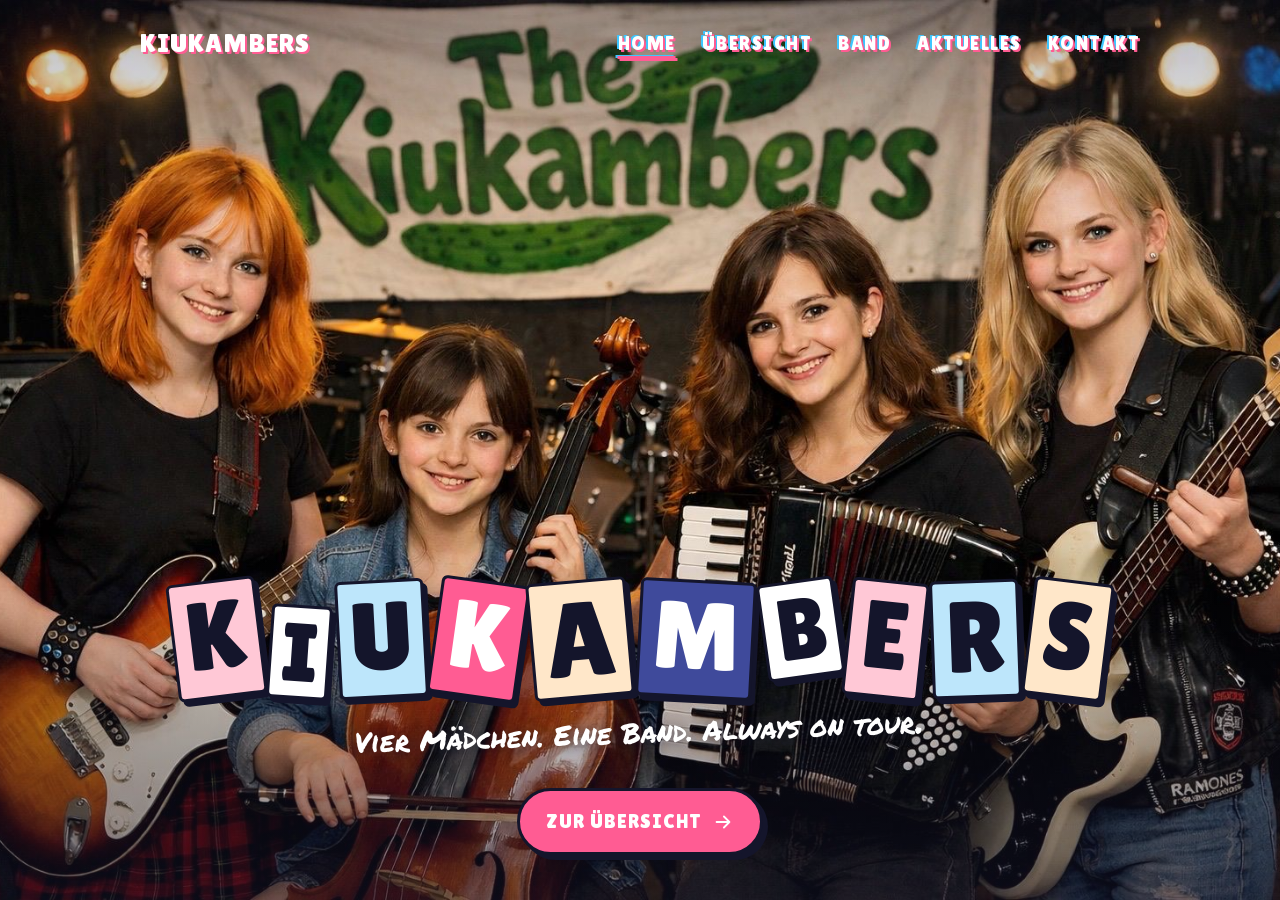
<file: index.html>
<!DOCTYPE html>
<html lang="de">
<head>
  <meta charset="UTF-8" />
  <meta name="viewport" content="width=device-width, initial-scale=1.0" />
  <title>Kiukambers — Vier Mädchen. Eine Band. Always on tour.</title>
  <meta name="description" content="Die Kiukambers aus Winterthur: Toni (E-Bass), Una (E-Gitarre), Marta (Akkordeon) und Sina (Cello) – vier Mädchen, eine Band zwischen Pop und Rock." />

  <link rel="icon" href="favicon.ico" sizes="any" />
  <link rel="icon" href="img/favicon-32.png" type="image/png" sizes="32x32" />
  <link rel="icon" href="img/favicon-192.png" type="image/png" sizes="192x192" />
  <link rel="icon" href="favicon.svg" type="image/svg+xml" />
  <link rel="apple-touch-icon" href="img/apple-touch-icon.png" />
  <meta name="theme-color" content="#3F4A9B" />

  <!-- Vorschau beim Teilen (WhatsApp, Instagram, …) -->
  <meta property="og:type" content="website" />
  <meta property="og:site_name" content="Kiukambers" />
  <meta property="og:locale" content="de_CH" />
  <meta property="og:title" content="Kiukambers — Vier Mädchen. Eine Band. Always on tour." />
  <meta property="og:description" content="Die Kiukambers aus Winterthur: Toni (E-Bass), Una (E-Gitarre), Marta (Akkordeon) und Sina (Cello) – vier Mädchen, eine Band zwischen Pop und Rock." />
  <meta property="og:url" content="https://tonibund.github.io/kiukambers/" />
  <meta property="og:image" content="https://tonibund.github.io/kiukambers/img/og.jpg" />
  <meta property="og:image:width" content="1200" />
  <meta property="og:image:height" content="630" />
  <meta property="og:image:alt" content="Die Kiukambers auf der Bühne: Una, Sina, Marta und Toni" />
  <meta name="twitter:card" content="summary_large_image" />

  <link rel="stylesheet" href="style.css?v=6" />
</head>
<body>

  <!-- icons + Flyer-Stern -->
  <svg width="0" height="0" style="position:absolute" aria-hidden="true">
    <symbol id="i-arrow" viewBox="0 0 24 24"><path d="M5 12h14M13 6l6 6-6 6" /></symbol>
    <symbol id="i-chat" viewBox="0 0 24 24"><path d="M7.9 20A9 9 0 1 0 4 16.1L2 22Z" /></symbol>
    <polygon id="burst" points="50,0 56.7,20.8 71.7,5 68.7,26.5 89.1,18.8 77,37 98.7,38.9 80,50 98.7,61.1 77,63 89.1,81.2 68.7,73.5 71.7,95 56.7,79.2 50,100 43.3,79.2 28.3,95 31.3,73.5 10.9,81.2 23,63 1.3,61.1 20,50 1.3,38.9 23,37 10.9,18.8 31.3,26.5 28.3,5 43.3,20.8" />
  </svg>

  <!-- ============ HERO mit Bandfoto (img/band.jpg) ============ -->
  <header class="hero hero-full">
    <div class="wrap header">
      <a class="brand" href="index.html">Kiukambers</a>
      <button class="menu-btn" type="button" aria-label="Menü öffnen" aria-expanded="false"><span></span><span></span><span></span></button>
      <ul class="nav">
        <li><a href="index.html" aria-current="page">Home</a></li>
        <li><a href="uebersicht.html">Übersicht</a></li>
        <li><a href="band.html">Band</a></li>
        <li><a href="aktuelles.html">Aktuelles</a></li>
        <li><a href="kontakt.html">Kontakt</a></li>
      </ul>
    </div>

    <div class="wrap hero-content">
      <h1 class="ransom" aria-label="Kiukambers">
        <span aria-hidden="true">K</span><span aria-hidden="true">i</span><span aria-hidden="true">u</span><span aria-hidden="true">k</span><span aria-hidden="true">a</span><span aria-hidden="true">m</span><span aria-hidden="true">b</span><span aria-hidden="true">e</span><span aria-hidden="true">r</span><span aria-hidden="true">s</span>
      </h1>
      <!-- PLATZHALTER-Text -->
      <p class="hero-lead">Vier Mädchen. Eine Band. Always on tour<span class="end-dot">.</span></p>
      <a class="btn" href="uebersicht.html">Zur Übersicht <svg class="ico"><use href="#i-arrow" /></svg></a>
    </div>
  </header>

  <script src="script.js?v=6"></script>
</body>
</html>
</file>
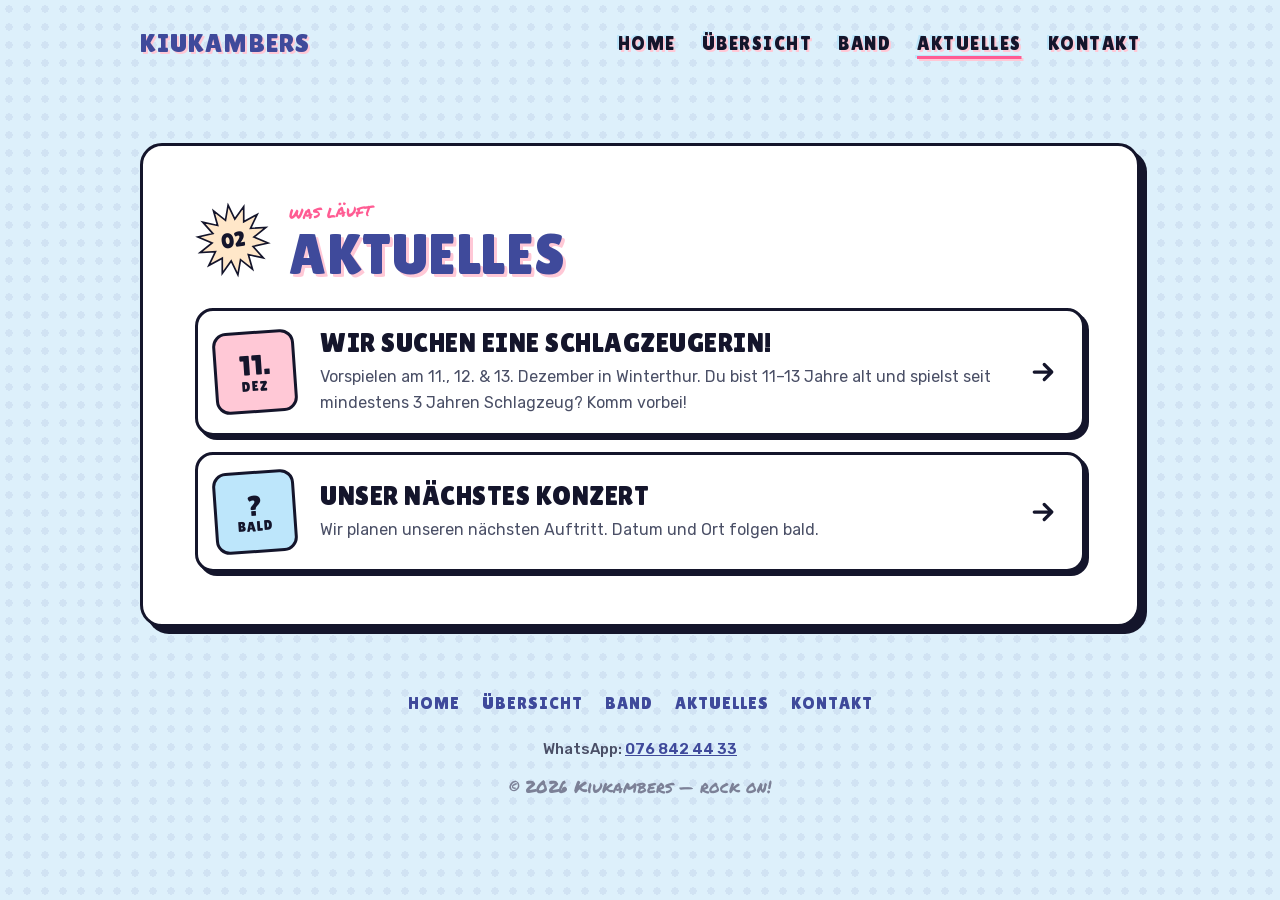
<file: aktuelles.html>
<!DOCTYPE html>
<html lang="de">
<head>
  <meta charset="UTF-8" />
  <meta name="viewport" content="width=device-width, initial-scale=1.0" />
  <title>Aktuelles — Kiukambers</title>
  <meta name="description" content="News der Kiukambers: Konzerte, Termine und aktuell die Suche nach einer Schlagzeugerin." />

  <link rel="icon" href="favicon.ico" sizes="any" />
  <link rel="icon" href="img/favicon-32.png" type="image/png" sizes="32x32" />
  <link rel="icon" href="img/favicon-192.png" type="image/png" sizes="192x192" />
  <link rel="icon" href="favicon.svg" type="image/svg+xml" />
  <link rel="apple-touch-icon" href="img/apple-touch-icon.png" />
  <meta name="theme-color" content="#3F4A9B" />

  <!-- Vorschau beim Teilen (WhatsApp, Instagram, …) -->
  <meta property="og:type" content="website" />
  <meta property="og:site_name" content="Kiukambers" />
  <meta property="og:locale" content="de_CH" />
  <meta property="og:title" content="Aktuelles — Kiukambers" />
  <meta property="og:description" content="News der Kiukambers: Konzerte, Termine und aktuell die Suche nach einer Schlagzeugerin." />
  <meta property="og:url" content="https://tonibund.github.io/kiukambers/aktuelles.html" />
  <meta property="og:image" content="https://tonibund.github.io/kiukambers/img/og.jpg" />
  <meta property="og:image:width" content="1200" />
  <meta property="og:image:height" content="630" />
  <meta property="og:image:alt" content="Die Kiukambers auf der Bühne: Una, Sina, Marta und Toni" />
  <meta name="twitter:card" content="summary_large_image" />

  <link rel="stylesheet" href="style.css?v=6" />
</head>
<body>

  <!-- icons + Flyer-Stern -->
  <svg width="0" height="0" style="position:absolute" aria-hidden="true">
    <symbol id="i-arrow" viewBox="0 0 24 24"><path d="M5 12h14M13 6l6 6-6 6" /></symbol>
    <symbol id="i-chat" viewBox="0 0 24 24"><path d="M7.9 20A9 9 0 1 0 4 16.1L2 22Z" /></symbol>
    <polygon id="burst" points="50,0 56.7,20.8 71.7,5 68.7,26.5 89.1,18.8 77,37 98.7,38.9 80,50 98.7,61.1 77,63 89.1,81.2 68.7,73.5 71.7,95 56.7,79.2 50,100 43.3,79.2 28.3,95 31.3,73.5 10.9,81.2 23,63 1.3,61.1 20,50 1.3,38.9 23,37 10.9,18.8 31.3,26.5 28.3,5 43.3,20.8" />
  </svg>

  <header class="wrap header">
    <a class="brand" href="index.html">Kiukambers</a>
    <button class="menu-btn" type="button" aria-label="Menü öffnen" aria-expanded="false"><span></span><span></span><span></span></button>
    <ul class="nav">
      <li><a href="index.html">Home</a></li>
      <li><a href="uebersicht.html">Übersicht</a></li>
      <li><a href="band.html">Band</a></li>
      <li><a href="aktuelles.html" aria-current="page">Aktuelles</a></li>
      <li><a href="kontakt.html">Kontakt</a></li>
    </ul>
  </header>

  <main class="wrap sections">

    <!-- ============ AKTUELLES ============ -->
    <section class="panel" id="aktuelles">
      <div class="panel-head">
        <svg class="burst burst-cream" viewBox="-4 -4 108 108" aria-hidden="true"><use href="#burst" /><text x="50" y="51">02</text></svg>
        <div>
          <span class="kicker">was läuft</span>
          <h2>Aktuelles</h2>
        </div>
      </div>
      <ul class="news">
        <li>
          <a href="aktuelles/schlagzeugerin.html">
            <div class="date bg-pink"><b>11.</b><span>Dez</span></div>
            <div class="news-body">
              <h3>Wir suchen eine Schlagzeugerin!</h3>
              <p>Vorspielen am 11., 12. &amp; 13. Dezember in Winterthur. Du bist 11–13 Jahre alt und spielst seit mindestens 3 Jahren Schlagzeug? Komm vorbei!</p>
            </div>
            <svg class="ico arrow"><use href="#i-arrow" /></svg>
          </a>
        </li>
        <!-- PLATZHALTER: Beispiel-Eintrag für ein Konzert -->
        <li>
          <a href="aktuelles/naechstes-konzert.html">
            <div class="date bg-sky"><b>?</b><span>Bald</span></div>
            <div class="news-body">
              <h3>Unser nächstes Konzert</h3>
              <p>Wir planen unseren nächsten Auftritt. Datum und Ort folgen bald.</p>
            </div>
            <svg class="ico arrow"><use href="#i-arrow" /></svg>
          </a>
        </li>
      </ul>
    </section>

  </main>

  <footer class="wrap footer">
    <ul class="footer-nav">
      <li><a href="index.html">Home</a></li>
      <li><a href="uebersicht.html">Übersicht</a></li>
      <li><a href="band.html">Band</a></li>
      <li><a href="aktuelles.html">Aktuelles</a></li>
      <li><a href="kontakt.html">Kontakt</a></li>
    </ul>
    <p class="footer-wa">WhatsApp: <a href="https://wa.me/41768424433" target="_blank" rel="noopener">076 842 44 33</a></p>
    © 2026 <span class="zap">Kiukambers</span> — rock on!
  </footer>

  <script src="script.js?v=6"></script>
</body>
</html>
</file>
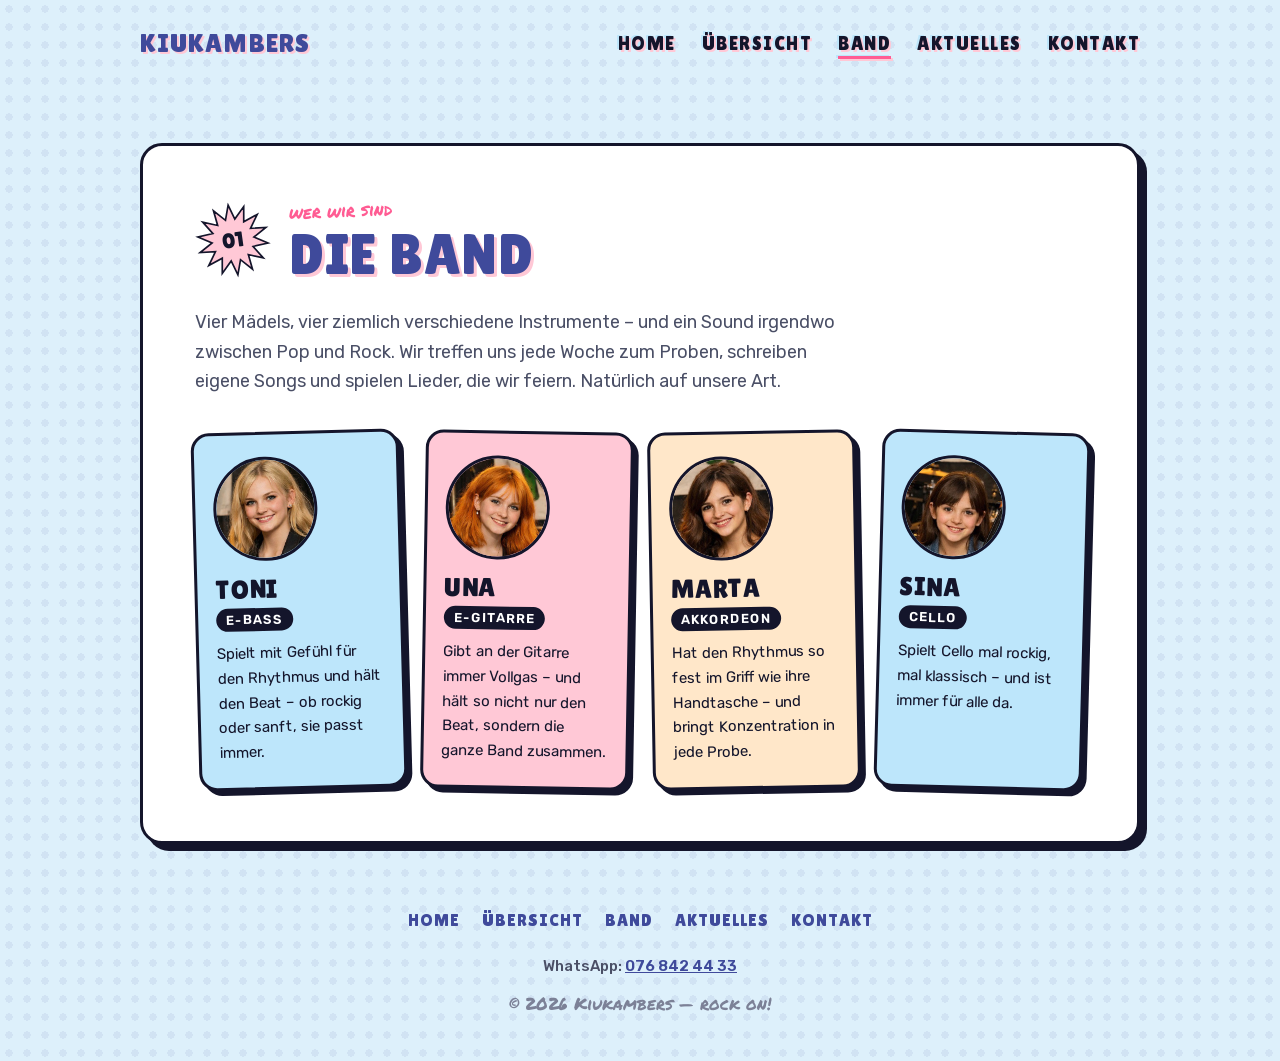
<file: band.html>
<!DOCTYPE html>
<html lang="de">
<head>
  <meta charset="UTF-8" />
  <meta name="viewport" content="width=device-width, initial-scale=1.0" />
  <title>Die Band — Kiukambers</title>
  <meta name="description" content="Toni, Una, Marta und Sina: vier Mädchen mit E-Bass, E-Gitarre, Akkordeon und Cello – ein Sound zwischen Pop und Rock." />

  <link rel="icon" href="favicon.ico" sizes="any" />
  <link rel="icon" href="img/favicon-32.png" type="image/png" sizes="32x32" />
  <link rel="icon" href="img/favicon-192.png" type="image/png" sizes="192x192" />
  <link rel="icon" href="favicon.svg" type="image/svg+xml" />
  <link rel="apple-touch-icon" href="img/apple-touch-icon.png" />
  <meta name="theme-color" content="#3F4A9B" />

  <!-- Vorschau beim Teilen (WhatsApp, Instagram, …) -->
  <meta property="og:type" content="website" />
  <meta property="og:site_name" content="Kiukambers" />
  <meta property="og:locale" content="de_CH" />
  <meta property="og:title" content="Die Band — Kiukambers" />
  <meta property="og:description" content="Toni, Una, Marta und Sina: vier Mädchen mit E-Bass, E-Gitarre, Akkordeon und Cello – ein Sound zwischen Pop und Rock." />
  <meta property="og:url" content="https://tonibund.github.io/kiukambers/band.html" />
  <meta property="og:image" content="https://tonibund.github.io/kiukambers/img/og.jpg" />
  <meta property="og:image:width" content="1200" />
  <meta property="og:image:height" content="630" />
  <meta property="og:image:alt" content="Die Kiukambers auf der Bühne: Una, Sina, Marta und Toni" />
  <meta name="twitter:card" content="summary_large_image" />

  <link rel="stylesheet" href="style.css?v=6" />
</head>
<body>

  <!-- icons + Flyer-Stern -->
  <svg width="0" height="0" style="position:absolute" aria-hidden="true">
    <symbol id="i-arrow" viewBox="0 0 24 24"><path d="M5 12h14M13 6l6 6-6 6" /></symbol>
    <symbol id="i-chat" viewBox="0 0 24 24"><path d="M7.9 20A9 9 0 1 0 4 16.1L2 22Z" /></symbol>
    <polygon id="burst" points="50,0 56.7,20.8 71.7,5 68.7,26.5 89.1,18.8 77,37 98.7,38.9 80,50 98.7,61.1 77,63 89.1,81.2 68.7,73.5 71.7,95 56.7,79.2 50,100 43.3,79.2 28.3,95 31.3,73.5 10.9,81.2 23,63 1.3,61.1 20,50 1.3,38.9 23,37 10.9,18.8 31.3,26.5 28.3,5 43.3,20.8" />
  </svg>

  <header class="wrap header">
    <a class="brand" href="index.html">Kiukambers</a>
    <button class="menu-btn" type="button" aria-label="Menü öffnen" aria-expanded="false"><span></span><span></span><span></span></button>
    <ul class="nav">
      <li><a href="index.html">Home</a></li>
      <li><a href="uebersicht.html">Übersicht</a></li>
      <li><a href="band.html" aria-current="page">Band</a></li>
      <li><a href="aktuelles.html">Aktuelles</a></li>
      <li><a href="kontakt.html">Kontakt</a></li>
    </ul>
  </header>

  <main class="wrap sections">

    <!-- ============ BAND ============ -->
    <section class="panel" id="band">
      <div class="panel-head">
        <svg class="burst burst-pink" viewBox="-4 -4 108 108" aria-hidden="true"><use href="#burst" /><text x="50" y="51">01</text></svg>
        <div>
          <span class="kicker">wer wir sind</span>
          <h2>Die Band</h2>
        </div>
      </div>
      <div class="text">
        <p>
          Vier Mädels, vier ziemlich verschiedene Instrumente – und ein Sound irgendwo
          zwischen Pop und Rock. Wir treffen uns jede Woche zum Proben, schreiben eigene Songs
          und spielen Lieder, die wir feiern. Natürlich auf unsere Art.
        </p>
      </div>

      <div class="members">
        <article class="member">
          <div class="avatar"><img src="img/toni.jpg" alt="Toni" /></div>
          <h3>Toni</h3>
          <span class="instrument">E-Bass</span>
          <p>Spielt mit Gefühl für den Rhythmus und hält den Beat – ob rockig oder sanft, sie passt immer.</p>
        </article>
        <article class="member">
          <div class="avatar"><img src="img/una.jpg" alt="Una" /></div>
          <h3>Una</h3>
          <span class="instrument">E-Gitarre</span>
          <p>Gibt an der Gitarre immer Vollgas – und hält so nicht nur den Beat, sondern die ganze Band zusammen.</p>
        </article>
        <article class="member">
          <div class="avatar"><img src="img/marta.jpg" alt="Marta" /></div>
          <h3>Marta</h3>
          <span class="instrument">Akkordeon</span>
          <p>Hat den Rhythmus so fest im Griff wie ihre Handtasche – und bringt Konzentration in jede Probe.</p>
        </article>
        <article class="member">
          <div class="avatar"><img src="img/sina.jpg" alt="Sina" /></div>
          <h3>Sina</h3>
          <span class="instrument">Cello</span>
          <p>Spielt Cello mal rockig, mal klassisch – und ist immer für alle da.</p>
        </article>
      </div>
    </section>

  </main>

  <footer class="wrap footer">
    <ul class="footer-nav">
      <li><a href="index.html">Home</a></li>
      <li><a href="uebersicht.html">Übersicht</a></li>
      <li><a href="band.html">Band</a></li>
      <li><a href="aktuelles.html">Aktuelles</a></li>
      <li><a href="kontakt.html">Kontakt</a></li>
    </ul>
    <p class="footer-wa">WhatsApp: <a href="https://wa.me/41768424433" target="_blank" rel="noopener">076 842 44 33</a></p>
    © 2026 <span class="zap">Kiukambers</span> — rock on!
  </footer>

  <script src="script.js?v=6"></script>
</body>
</html>
</file>
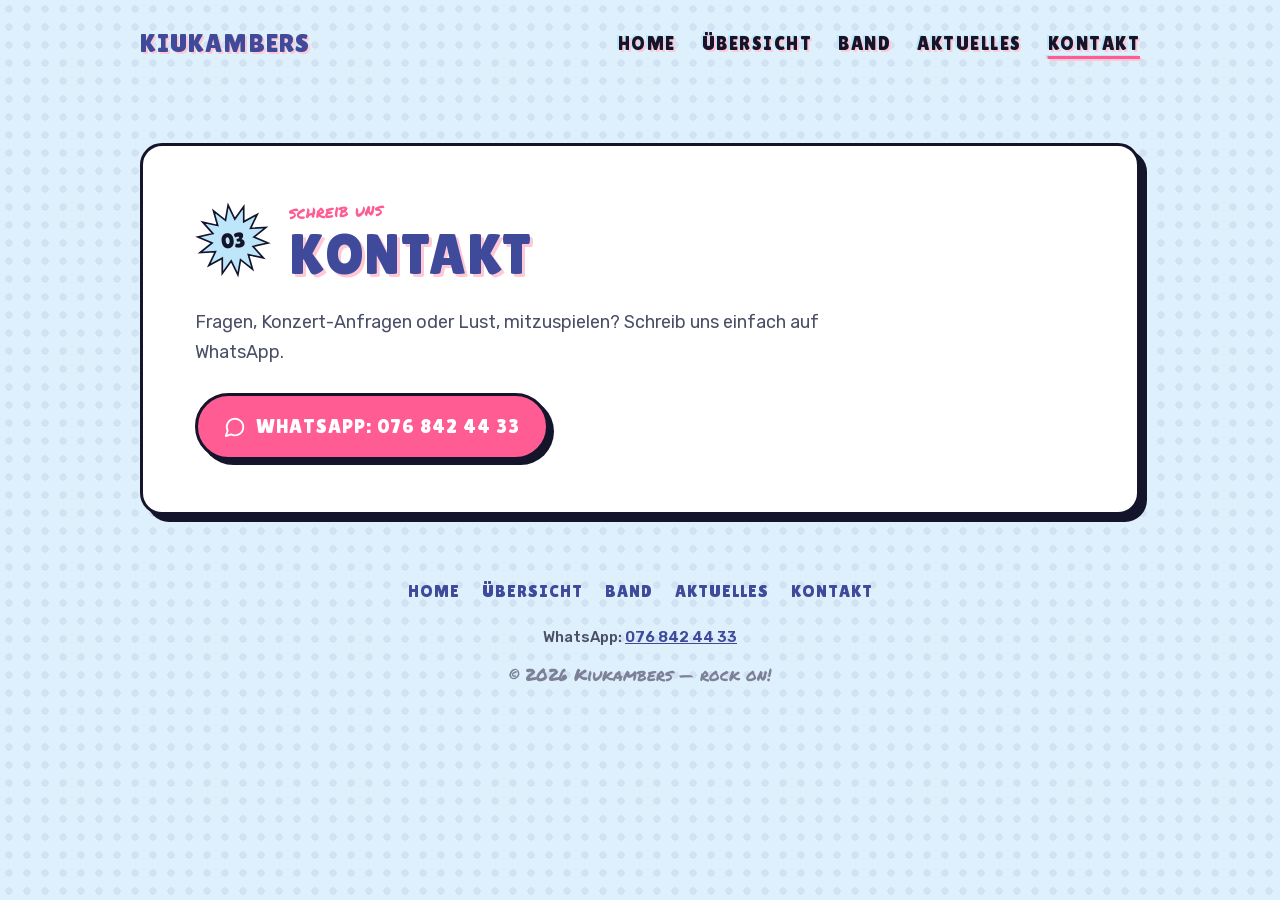
<file: kontakt.html>
<!DOCTYPE html>
<html lang="de">
<head>
  <meta charset="UTF-8" />
  <meta name="viewport" content="width=device-width, initial-scale=1.0" />
  <title>Kontakt — Kiukambers</title>
  <meta name="description" content="Fragen, Konzert-Anfragen oder Lust mitzuspielen? Schreib den Kiukambers auf WhatsApp." />

  <link rel="icon" href="favicon.ico" sizes="any" />
  <link rel="icon" href="img/favicon-32.png" type="image/png" sizes="32x32" />
  <link rel="icon" href="img/favicon-192.png" type="image/png" sizes="192x192" />
  <link rel="icon" href="favicon.svg" type="image/svg+xml" />
  <link rel="apple-touch-icon" href="img/apple-touch-icon.png" />
  <meta name="theme-color" content="#3F4A9B" />

  <!-- Vorschau beim Teilen (WhatsApp, Instagram, …) -->
  <meta property="og:type" content="website" />
  <meta property="og:site_name" content="Kiukambers" />
  <meta property="og:locale" content="de_CH" />
  <meta property="og:title" content="Kontakt — Kiukambers" />
  <meta property="og:description" content="Fragen, Konzert-Anfragen oder Lust mitzuspielen? Schreib den Kiukambers auf WhatsApp." />
  <meta property="og:url" content="https://tonibund.github.io/kiukambers/kontakt.html" />
  <meta property="og:image" content="https://tonibund.github.io/kiukambers/img/og.jpg" />
  <meta property="og:image:width" content="1200" />
  <meta property="og:image:height" content="630" />
  <meta property="og:image:alt" content="Die Kiukambers auf der Bühne: Una, Sina, Marta und Toni" />
  <meta name="twitter:card" content="summary_large_image" />

  <link rel="stylesheet" href="style.css?v=6" />
</head>
<body>

  <!-- icons + Flyer-Stern -->
  <svg width="0" height="0" style="position:absolute" aria-hidden="true">
    <symbol id="i-arrow" viewBox="0 0 24 24"><path d="M5 12h14M13 6l6 6-6 6" /></symbol>
    <symbol id="i-chat" viewBox="0 0 24 24"><path d="M7.9 20A9 9 0 1 0 4 16.1L2 22Z" /></symbol>
    <polygon id="burst" points="50,0 56.7,20.8 71.7,5 68.7,26.5 89.1,18.8 77,37 98.7,38.9 80,50 98.7,61.1 77,63 89.1,81.2 68.7,73.5 71.7,95 56.7,79.2 50,100 43.3,79.2 28.3,95 31.3,73.5 10.9,81.2 23,63 1.3,61.1 20,50 1.3,38.9 23,37 10.9,18.8 31.3,26.5 28.3,5 43.3,20.8" />
  </svg>

  <header class="wrap header">
    <a class="brand" href="index.html">Kiukambers</a>
    <button class="menu-btn" type="button" aria-label="Menü öffnen" aria-expanded="false"><span></span><span></span><span></span></button>
    <ul class="nav">
      <li><a href="index.html">Home</a></li>
      <li><a href="uebersicht.html">Übersicht</a></li>
      <li><a href="band.html">Band</a></li>
      <li><a href="aktuelles.html">Aktuelles</a></li>
      <li><a href="kontakt.html" aria-current="page">Kontakt</a></li>
    </ul>
  </header>

  <main class="wrap sections">

    <!-- ============ KONTAKT ============ -->
    <section class="panel" id="kontakt">
      <div class="panel-head">
        <svg class="burst burst-sky" viewBox="-4 -4 108 108" aria-hidden="true"><use href="#burst" /><text x="50" y="51">03</text></svg>
        <div>
          <span class="kicker">schreib uns</span>
          <h2>Kontakt</h2>
        </div>
      </div>
      <div class="text">
        <p>Fragen, Konzert-Anfragen oder Lust, mitzuspielen? Schreib uns einfach auf WhatsApp.</p>
      </div>
      <a class="btn" href="https://wa.me/41768424433" target="_blank" rel="noopener">
        <svg class="ico"><use href="#i-chat" /></svg>WhatsApp: 076 842 44 33
      </a>
    </section>

  </main>

  <footer class="wrap footer">
    <ul class="footer-nav">
      <li><a href="index.html">Home</a></li>
      <li><a href="uebersicht.html">Übersicht</a></li>
      <li><a href="band.html">Band</a></li>
      <li><a href="aktuelles.html">Aktuelles</a></li>
      <li><a href="kontakt.html">Kontakt</a></li>
    </ul>
    <p class="footer-wa">WhatsApp: <a href="https://wa.me/41768424433" target="_blank" rel="noopener">076 842 44 33</a></p>
    © 2026 <span class="zap">Kiukambers</span> — rock on!
  </footer>

  <script src="script.js?v=6"></script>
</body>
</html>
</file>
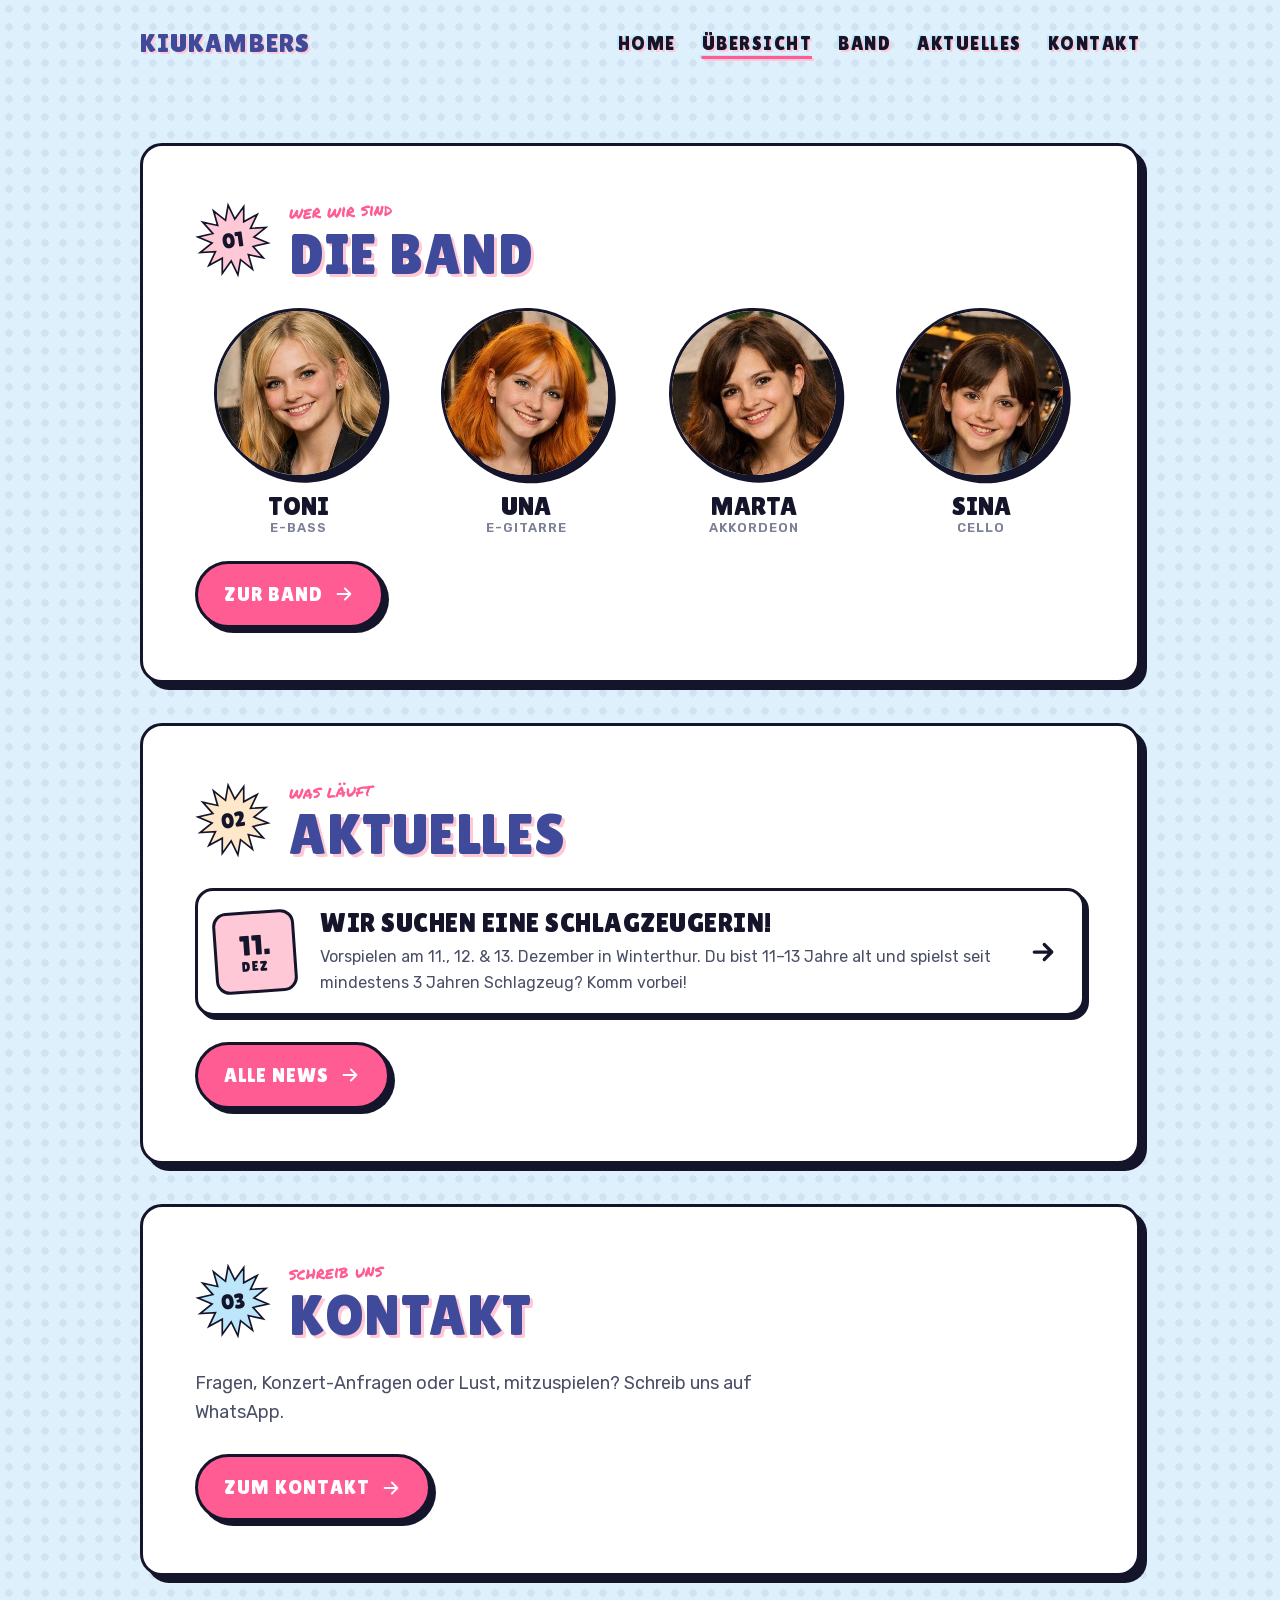
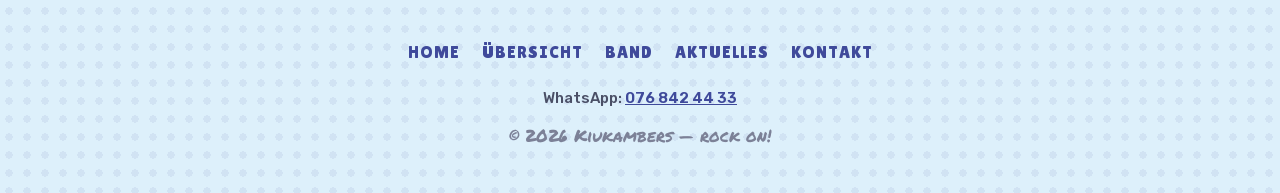
<file: uebersicht.html>
<!DOCTYPE html>
<html lang="de">
<head>
  <meta charset="UTF-8" />
  <meta name="viewport" content="width=device-width, initial-scale=1.0" />
  <title>Übersicht — Kiukambers</title>
  <meta name="description" content="Alles über die Kiukambers auf einen Blick: die Band, die neusten News und wie du uns erreichst." />

  <link rel="icon" href="favicon.ico" sizes="any" />
  <link rel="icon" href="img/favicon-32.png" type="image/png" sizes="32x32" />
  <link rel="icon" href="img/favicon-192.png" type="image/png" sizes="192x192" />
  <link rel="icon" href="favicon.svg" type="image/svg+xml" />
  <link rel="apple-touch-icon" href="img/apple-touch-icon.png" />
  <meta name="theme-color" content="#3F4A9B" />

  <!-- Vorschau beim Teilen (WhatsApp, Instagram, …) -->
  <meta property="og:type" content="website" />
  <meta property="og:site_name" content="Kiukambers" />
  <meta property="og:locale" content="de_CH" />
  <meta property="og:title" content="Übersicht — Kiukambers" />
  <meta property="og:description" content="Alles über die Kiukambers auf einen Blick: die Band, die neusten News und wie du uns erreichst." />
  <meta property="og:url" content="https://tonibund.github.io/kiukambers/uebersicht.html" />
  <meta property="og:image" content="https://tonibund.github.io/kiukambers/img/og.jpg" />
  <meta property="og:image:width" content="1200" />
  <meta property="og:image:height" content="630" />
  <meta property="og:image:alt" content="Die Kiukambers auf der Bühne: Una, Sina, Marta und Toni" />
  <meta name="twitter:card" content="summary_large_image" />

  <link rel="stylesheet" href="style.css?v=6" />
</head>
<body>

  <!-- icons + Flyer-Stern -->
  <svg width="0" height="0" style="position:absolute" aria-hidden="true">
    <symbol id="i-arrow" viewBox="0 0 24 24"><path d="M5 12h14M13 6l6 6-6 6" /></symbol>
    <symbol id="i-chat" viewBox="0 0 24 24"><path d="M7.9 20A9 9 0 1 0 4 16.1L2 22Z" /></symbol>
    <polygon id="burst" points="50,0 56.7,20.8 71.7,5 68.7,26.5 89.1,18.8 77,37 98.7,38.9 80,50 98.7,61.1 77,63 89.1,81.2 68.7,73.5 71.7,95 56.7,79.2 50,100 43.3,79.2 28.3,95 31.3,73.5 10.9,81.2 23,63 1.3,61.1 20,50 1.3,38.9 23,37 10.9,18.8 31.3,26.5 28.3,5 43.3,20.8" />
  </svg>

  <header class="wrap header">
    <a class="brand" href="index.html">Kiukambers</a>
    <button class="menu-btn" type="button" aria-label="Menü öffnen" aria-expanded="false"><span></span><span></span><span></span></button>
    <ul class="nav">
      <li><a href="index.html">Home</a></li>
      <li><a href="uebersicht.html" aria-current="page">Übersicht</a></li>
      <li><a href="band.html">Band</a></li>
      <li><a href="aktuelles.html">Aktuelles</a></li>
      <li><a href="kontakt.html">Kontakt</a></li>
    </ul>
  </header>

  <main class="wrap sections">

    <!-- ============ BAND (Vorschau) ============ -->
    <section class="panel">
      <div class="panel-head">
        <svg class="burst burst-pink" viewBox="-4 -4 108 108" aria-hidden="true"><use href="#burst" /><text x="50" y="51">01</text></svg>
        <div>
          <span class="kicker">wer wir sind</span>
          <h2>Die Band</h2>
        </div>
      </div>
      <ul class="lineup">
        <li><span class="avatar"><img src="img/toni.jpg" alt="" /></span>Toni<small>E-Bass</small></li>
        <li><span class="avatar"><img src="img/una.jpg" alt="" /></span>Una<small>E-Gitarre</small></li>
        <li><span class="avatar"><img src="img/marta.jpg" alt="" /></span>Marta<small>Akkordeon</small></li>
        <li><span class="avatar"><img src="img/sina.jpg" alt="" /></span>Sina<small>Cello</small></li>
      </ul>
      <a class="btn" href="band.html">Zur Band <svg class="ico"><use href="#i-arrow" /></svg></a>
    </section>

    <!-- ============ AKTUELLES (Vorschau: neuster Eintrag) ============ -->
    <section class="panel">
      <div class="panel-head">
        <svg class="burst burst-cream" viewBox="-4 -4 108 108" aria-hidden="true"><use href="#burst" /><text x="50" y="51">02</text></svg>
        <div>
          <span class="kicker">was läuft</span>
          <h2>Aktuelles</h2>
        </div>
      </div>
      <ul class="news">
        <li>
          <a href="aktuelles/schlagzeugerin.html">
            <div class="date bg-pink"><b>11.</b><span>Dez</span></div>
            <div class="news-body">
              <h3>Wir suchen eine Schlagzeugerin!</h3>
              <p>Vorspielen am 11., 12. &amp; 13. Dezember in Winterthur. Du bist 11–13 Jahre alt und spielst seit mindestens 3 Jahren Schlagzeug? Komm vorbei!</p>
            </div>
            <svg class="ico arrow"><use href="#i-arrow" /></svg>
          </a>
        </li>
      </ul>
      <a class="btn" href="aktuelles.html">Alle News <svg class="ico"><use href="#i-arrow" /></svg></a>
    </section>

    <!-- ============ KONTAKT (Vorschau) ============ -->
    <section class="panel">
      <div class="panel-head">
        <svg class="burst burst-sky" viewBox="-4 -4 108 108" aria-hidden="true"><use href="#burst" /><text x="50" y="51">03</text></svg>
        <div>
          <span class="kicker">schreib uns</span>
          <h2>Kontakt</h2>
        </div>
      </div>
      <div class="text">
        <p>Fragen, Konzert-Anfragen oder Lust, mitzuspielen? Schreib uns auf WhatsApp.</p>
      </div>
      <a class="btn" href="kontakt.html">Zum Kontakt <svg class="ico"><use href="#i-arrow" /></svg></a>
    </section>

  </main>

  <footer class="wrap footer">
    <ul class="footer-nav">
      <li><a href="index.html">Home</a></li>
      <li><a href="uebersicht.html">Übersicht</a></li>
      <li><a href="band.html">Band</a></li>
      <li><a href="aktuelles.html">Aktuelles</a></li>
      <li><a href="kontakt.html">Kontakt</a></li>
    </ul>
    <p class="footer-wa">WhatsApp: <a href="https://wa.me/41768424433" target="_blank" rel="noopener">076 842 44 33</a></p>
    © 2026 <span class="zap">Kiukambers</span> — rock on!
  </footer>

  <script src="script.js?v=6"></script>
</body>
</html>
</file>
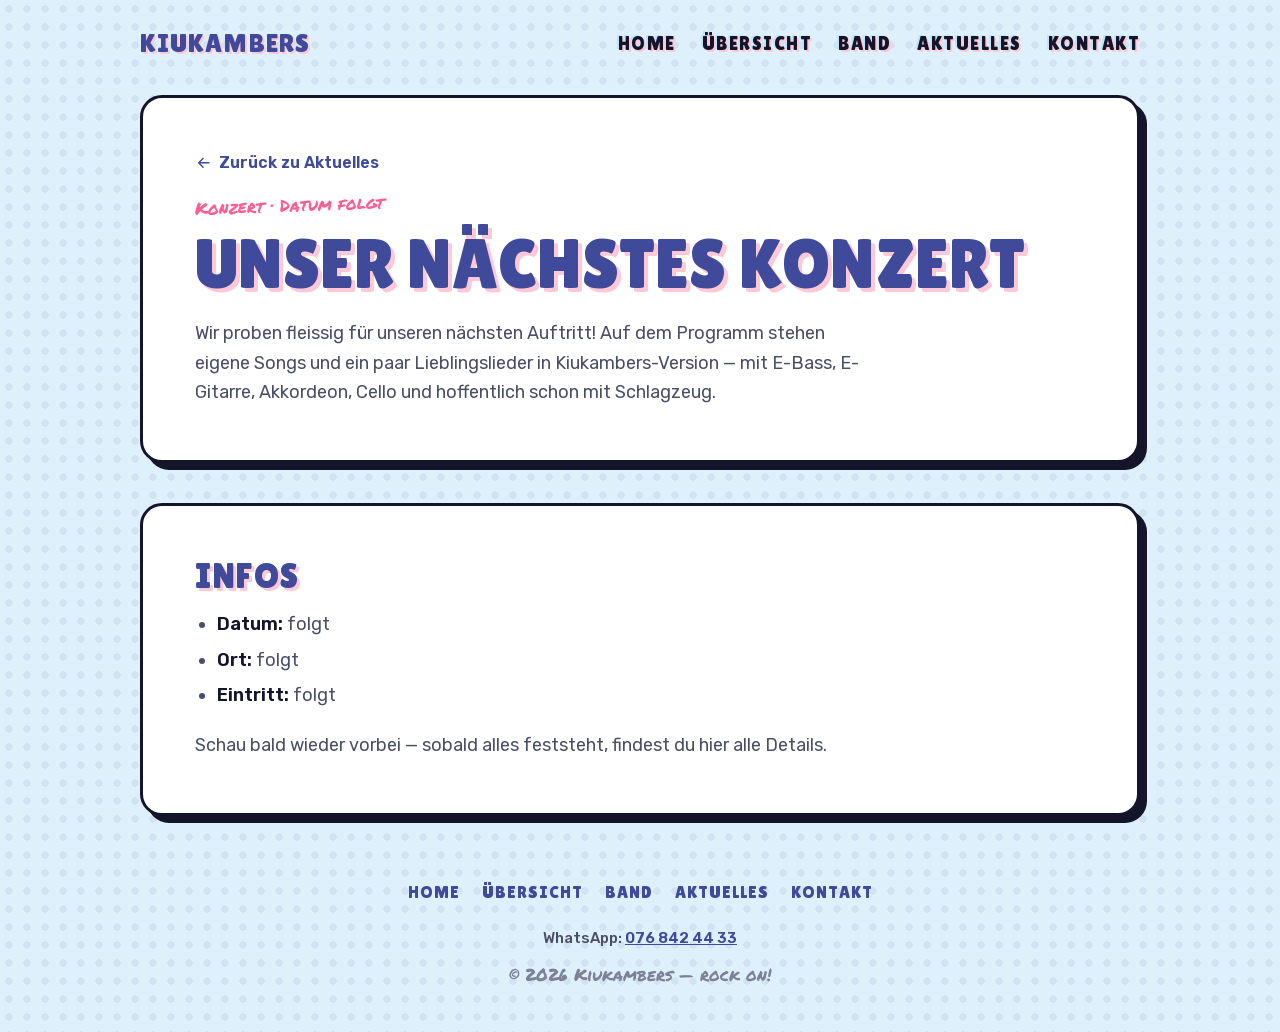
<file: aktuelles/naechstes-konzert.html>
<!DOCTYPE html>
<html lang="de">
<head>
  <meta charset="UTF-8" />
  <meta name="viewport" content="width=device-width, initial-scale=1.0" />
  <title>Unser nächstes Konzert — Kiukambers</title>
  <meta name="description" content="Die Kiukambers planen ihr nächstes Konzert. Datum und Ort folgen bald." />

  <link rel="icon" href="../favicon.ico" sizes="any" />
  <link rel="icon" href="../img/favicon-32.png" type="image/png" sizes="32x32" />
  <link rel="icon" href="../img/favicon-192.png" type="image/png" sizes="192x192" />
  <link rel="icon" href="../favicon.svg" type="image/svg+xml" />
  <link rel="apple-touch-icon" href="../img/apple-touch-icon.png" />
  <meta name="theme-color" content="#3F4A9B" />

  <!-- Vorschau beim Teilen (WhatsApp, Instagram, …) -->
  <meta property="og:type" content="website" />
  <meta property="og:site_name" content="Kiukambers" />
  <meta property="og:locale" content="de_CH" />
  <meta property="og:title" content="Unser nächstes Konzert — Kiukambers" />
  <meta property="og:description" content="Die Kiukambers planen ihr nächstes Konzert. Datum und Ort folgen bald." />
  <meta property="og:url" content="https://tonibund.github.io/kiukambers/aktuelles/naechstes-konzert.html" />
  <meta property="og:image" content="https://tonibund.github.io/kiukambers/img/og.jpg" />
  <meta property="og:image:width" content="1200" />
  <meta property="og:image:height" content="630" />
  <meta property="og:image:alt" content="Die Kiukambers auf der Bühne: Una, Sina, Marta und Toni" />
  <meta name="twitter:card" content="summary_large_image" />

  <link rel="stylesheet" href="../style.css?v=6" />
</head>
<body>

  <!-- icons -->
  <svg width="0" height="0" style="position:absolute" aria-hidden="true">
    <symbol id="i-back" viewBox="0 0 24 24"><path d="M19 12H5M11 6l-6 6 6 6" /></symbol>
    <symbol id="i-chat" viewBox="0 0 24 24"><path d="M7.9 20A9 9 0 1 0 4 16.1L2 22Z" /></symbol>
  </svg>

  <!-- ============ HEADER ============ -->
  <header class="wrap header">
    <a class="brand" href="../index.html">Kiukambers</a>
    <button class="menu-btn" type="button" aria-label="Menü öffnen" aria-expanded="false"><span></span><span></span><span></span></button>
    <ul class="nav">
      <li><a href="../index.html">Home</a></li>
      <li><a href="../uebersicht.html">Übersicht</a></li>
      <li><a href="../band.html">Band</a></li>
      <li><a href="../aktuelles.html">Aktuelles</a></li>
      <li><a href="../kontakt.html">Kontakt</a></li>
    </ul>
  </header>

  <!-- PLATZHALTER: Inhalt ersetzen, sobald Datum und Ort feststehen -->
  <main class="wrap sections article">
    <section class="panel">
      <a class="back" href="../aktuelles.html"><svg class="ico"><use href="#i-back" /></svg>Zurück zu Aktuelles</a>

      <span class="kicker">Konzert · Datum folgt</span>
      <h1>Unser nächstes Konzert</h1>

      <p>
        Wir proben fleissig für unseren nächsten Auftritt! Auf dem Programm stehen eigene Songs
        und ein paar Lieblingslieder in <span class="zap">Kiukambers</span>-Version — mit E-Bass, E-Gitarre,
        Akkordeon, Cello und hoffentlich schon mit Schlagzeug.
      </p>
    </section>

    <section class="panel">
      <h2>Infos</h2>
      <ul>
        <li><strong>Datum:</strong> folgt</li>
        <li><strong>Ort:</strong> folgt</li>
        <li><strong>Eintritt:</strong> folgt</li>
      </ul>

      <p>Schau bald wieder vorbei — sobald alles feststeht, findest du hier alle Details.</p>
    </section>
  </main>

  <footer class="wrap footer">
    <ul class="footer-nav">
      <li><a href="../index.html">Home</a></li>
      <li><a href="../uebersicht.html">Übersicht</a></li>
      <li><a href="../band.html">Band</a></li>
      <li><a href="../aktuelles.html">Aktuelles</a></li>
      <li><a href="../kontakt.html">Kontakt</a></li>
    </ul>
    <p class="footer-wa">WhatsApp: <a href="https://wa.me/41768424433" target="_blank" rel="noopener">076 842 44 33</a></p>
    © 2026 <span class="zap">Kiukambers</span> — rock on!
  </footer>

  <script src="../script.js?v=6"></script>
</body>
</html>
</file>
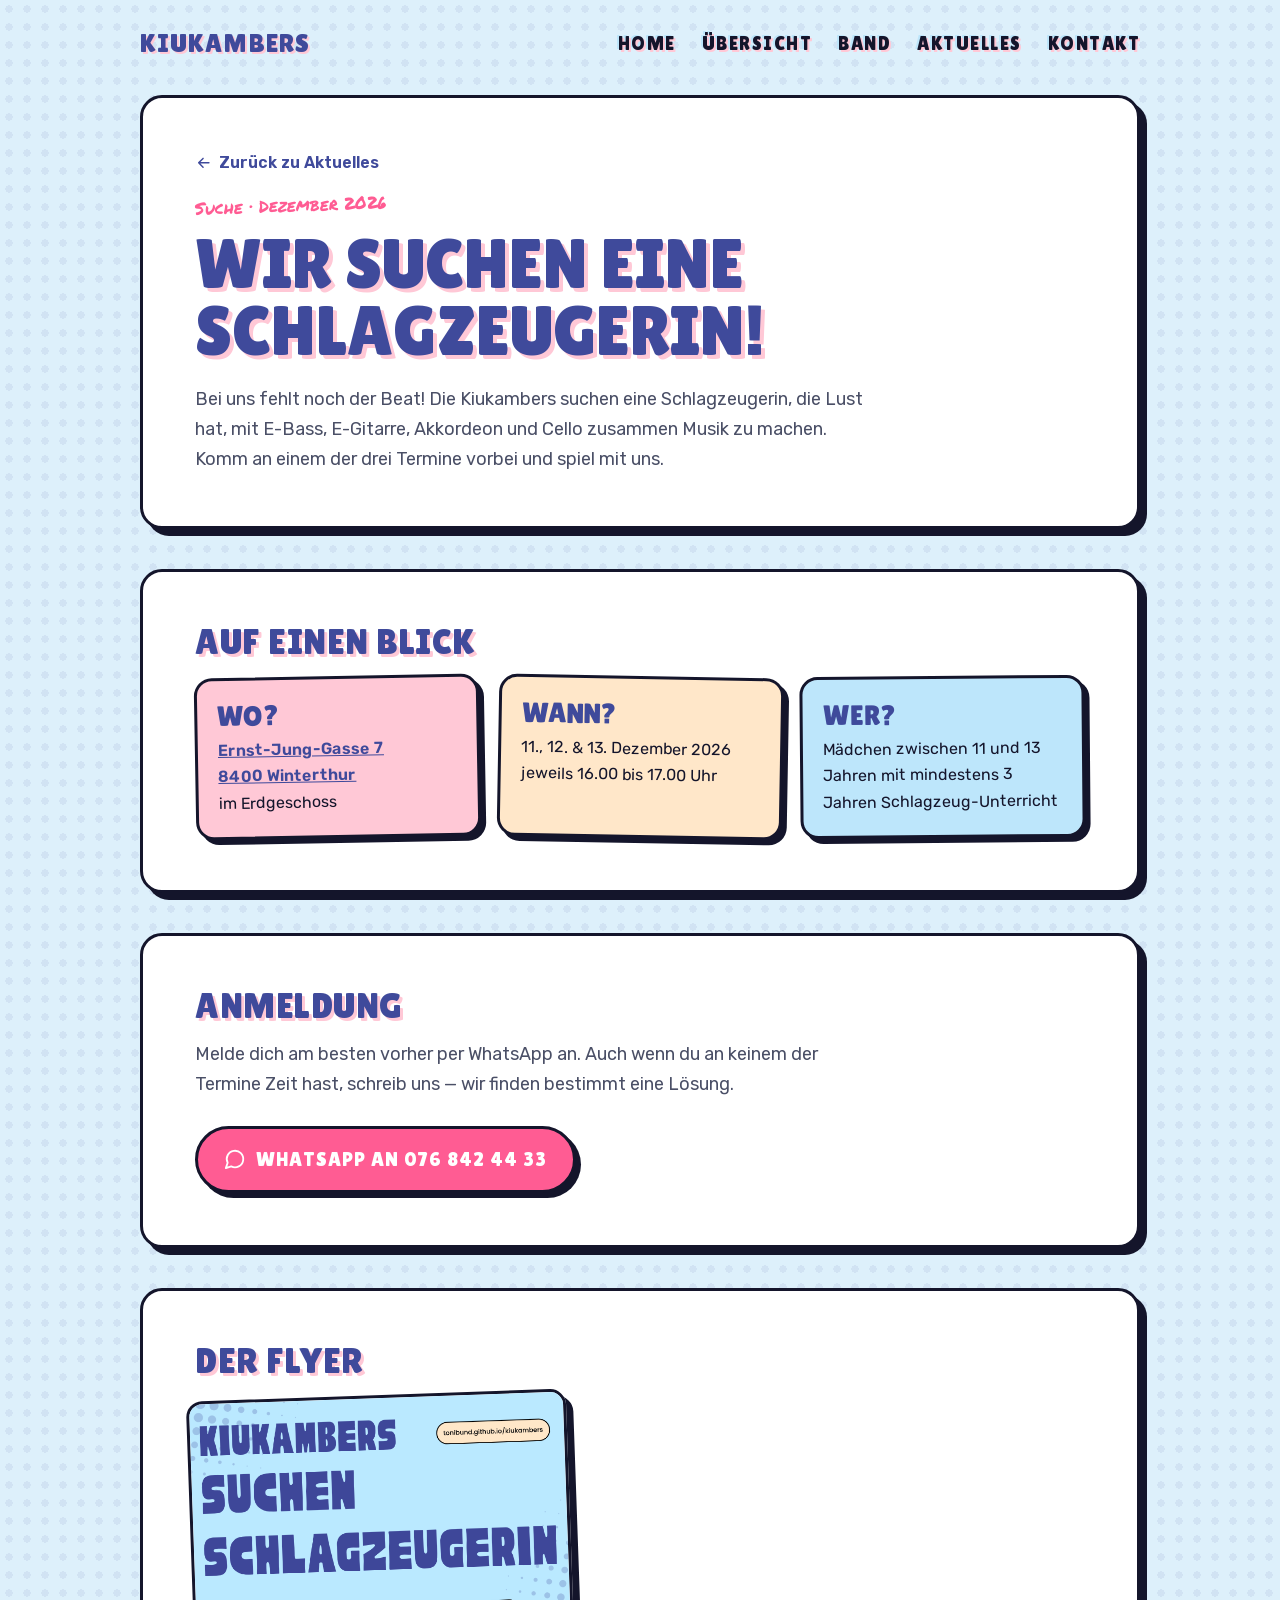
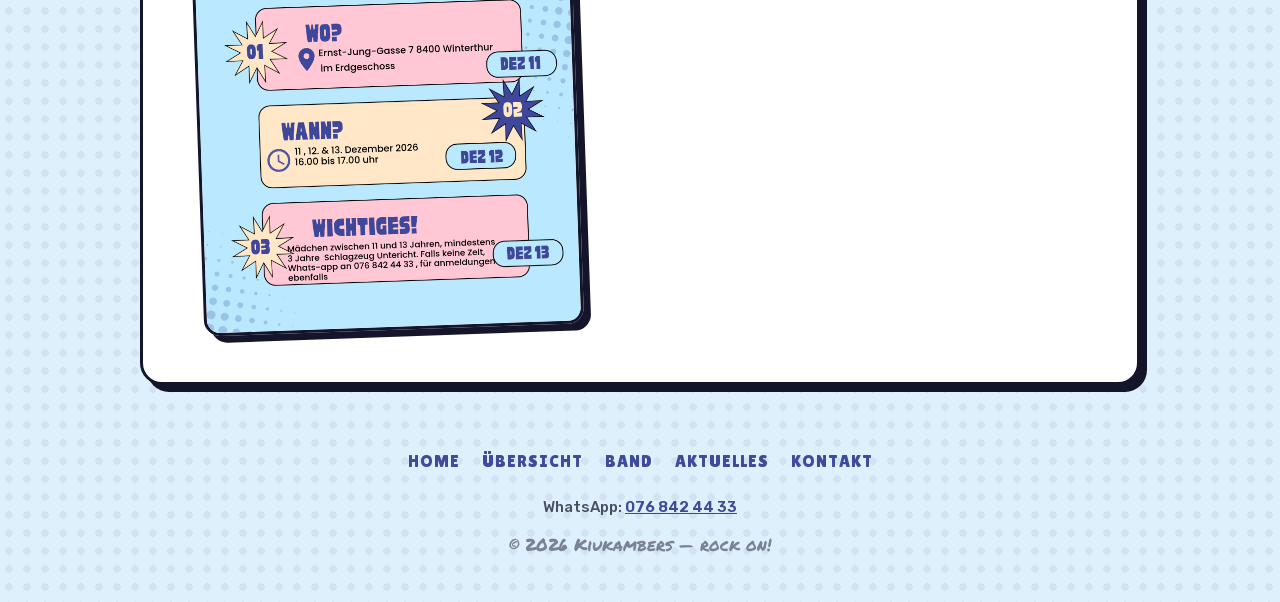
<file: aktuelles/schlagzeugerin.html>
<!DOCTYPE html>
<html lang="de">
<head>
  <meta charset="UTF-8" />
  <meta name="viewport" content="width=device-width, initial-scale=1.0" />
  <title>Wir suchen eine Schlagzeugerin — Kiukambers</title>
  <meta name="description" content="Die Kiukambers suchen eine Schlagzeugerin! Vorspielen am 11., 12. &amp; 13. Dezember 2026, 16.00 bis 17.00 Uhr, Ernst-Jung-Gasse 7, 8400 Winterthur." />

  <link rel="icon" href="../favicon.ico" sizes="any" />
  <link rel="icon" href="../img/favicon-32.png" type="image/png" sizes="32x32" />
  <link rel="icon" href="../img/favicon-192.png" type="image/png" sizes="192x192" />
  <link rel="icon" href="../favicon.svg" type="image/svg+xml" />
  <link rel="apple-touch-icon" href="../img/apple-touch-icon.png" />
  <meta name="theme-color" content="#3F4A9B" />

  <!-- Vorschau beim Teilen (WhatsApp, Instagram, …) -->
  <meta property="og:type" content="website" />
  <meta property="og:site_name" content="Kiukambers" />
  <meta property="og:locale" content="de_CH" />
  <meta property="og:title" content="Wir suchen eine Schlagzeugerin — Kiukambers" />
  <meta property="og:description" content="Die Kiukambers suchen eine Schlagzeugerin! Vorspielen am 11., 12. &amp; 13. Dezember 2026, 16.00 bis 17.00 Uhr, Ernst-Jung-Gasse 7, 8400 Winterthur." />
  <meta property="og:url" content="https://tonibund.github.io/kiukambers/aktuelles/schlagzeugerin.html" />
  <meta property="og:image" content="https://tonibund.github.io/kiukambers/img/og.jpg" />
  <meta property="og:image:width" content="1200" />
  <meta property="og:image:height" content="630" />
  <meta property="og:image:alt" content="Die Kiukambers auf der Bühne: Una, Sina, Marta und Toni" />
  <meta name="twitter:card" content="summary_large_image" />

  <link rel="stylesheet" href="../style.css?v=6" />
</head>
<body>

  <!-- icons -->
  <svg width="0" height="0" style="position:absolute" aria-hidden="true">
    <symbol id="i-back" viewBox="0 0 24 24"><path d="M19 12H5M11 6l-6 6 6 6" /></symbol>
    <symbol id="i-chat" viewBox="0 0 24 24"><path d="M7.9 20A9 9 0 1 0 4 16.1L2 22Z" /></symbol>
  </svg>

  <!-- ============ HEADER ============ -->
  <header class="wrap header">
    <a class="brand" href="../index.html">Kiukambers</a>
    <button class="menu-btn" type="button" aria-label="Menü öffnen" aria-expanded="false"><span></span><span></span><span></span></button>
    <ul class="nav">
      <li><a href="../index.html">Home</a></li>
      <li><a href="../uebersicht.html">Übersicht</a></li>
      <li><a href="../band.html">Band</a></li>
      <li><a href="../aktuelles.html">Aktuelles</a></li>
      <li><a href="../kontakt.html">Kontakt</a></li>
    </ul>
  </header>

  <main class="wrap sections article">
    <section class="panel">
      <a class="back" href="../aktuelles.html"><svg class="ico"><use href="#i-back" /></svg>Zurück zu Aktuelles</a>

      <span class="kicker">Suche · Dezember 2026</span>
      <h1>Wir suchen eine Schlagzeugerin!</h1>

      <p>
        Bei uns fehlt noch der Beat! Die <span class="zap">Kiukambers</span> suchen eine Schlagzeugerin, die Lust hat,
        mit E-Bass, E-Gitarre, Akkordeon und Cello zusammen Musik zu machen.
        Komm an einem der drei Termine vorbei und spiel mit uns.
      </p>
    </section>

    <section class="panel">
      <h2>Auf einen Blick</h2>
      <div class="facts">
        <div class="fact bg-pink">
          <h3>Wo?</h3>
          <p>
            <a href="https://www.google.com/maps/search/?api=1&amp;query=Ernst-Jung-Gasse+7+8400+Winterthur" target="_blank" rel="noopener">Ernst-Jung-Gasse 7<br />8400 Winterthur</a><br />
            im Erdgeschoss
          </p>
        </div>
        <div class="fact bg-cream">
          <h3>Wann?</h3>
          <p>11., 12. &amp; 13. Dezember 2026<br />jeweils 16.00 bis 17.00 Uhr</p>
        </div>
        <div class="fact bg-sky">
          <h3>Wer?</h3>
          <p>Mädchen zwischen 11 und 13 Jahren mit mindestens 3 Jahren Schlagzeug-Unterricht</p>
        </div>
      </div>
    </section>

    <section class="panel">
      <h2>Anmeldung</h2>
      <p>
        Melde dich am besten vorher per WhatsApp an. Auch wenn du an keinem der Termine Zeit
        hast, schreib uns — wir finden bestimmt eine Lösung.
      </p>
      <a class="btn" href="https://wa.me/41768424433" target="_blank" rel="noopener">
        <svg class="ico"><use href="#i-chat" /></svg>WhatsApp an 076 842 44 33
      </a>
    </section>

    <section class="panel">
      <h2>Der Flyer</h2>
      <a class="flyer" href="../KIUKAMBERS.png" target="_blank"><img src="../KIUKAMBERS.png" alt="Flyer: Kiukambers suchen Schlagzeugerin" /></a>
    </section>
  </main>

  <footer class="wrap footer">
    <ul class="footer-nav">
      <li><a href="../index.html">Home</a></li>
      <li><a href="../uebersicht.html">Übersicht</a></li>
      <li><a href="../band.html">Band</a></li>
      <li><a href="../aktuelles.html">Aktuelles</a></li>
      <li><a href="../kontakt.html">Kontakt</a></li>
    </ul>
    <p class="footer-wa">WhatsApp: <a href="https://wa.me/41768424433" target="_blank" rel="noopener">076 842 44 33</a></p>
    © 2026 <span class="zap">Kiukambers</span> — rock on!
  </footer>

  <script src="../script.js?v=6"></script>
</body>
</html>
</file>
<file: style.css>
/* ============================================================
   Kiukambers — Band-Website
   Rock/Punk-Look: dunkler Kopfbereich mit Bandfoto, Sticker-Titel,
   dicke Konturen + harte Schatten wie auf dem Flyer.
   ============================================================ */

/* Schriften lokal (keine Verbindung zu Google) */
@font-face { font-family: 'Lilita One'; font-weight: 400; font-display: swap; src: url("fonts/lilita-one.woff2") format("woff2"); }
@font-face { font-family: 'Permanent Marker'; font-weight: 400; font-display: swap; src: url("fonts/permanent-marker.woff2") format("woff2"); }
@font-face { font-family: 'Rubik'; font-weight: 300 900; font-display: swap; src: url("fonts/rubik.woff2") format("woff2"); }

:root {
  /* Flyer-Farben */
  --sky:    #BDE6FB;
  --indigo: #3F4A9B;
  --pink:   #FFC8D6;
  --hot:    #FF5C93;
  --cream:  #FFE7C9;
  --ink:    #14152B;

  --bg:     #DDF0FB;
  --panel:  #FFFFFF;
  --text:   #14152B;
  --text-2: #4A4F66;
  --text-3: #7C8197;

  --radius: 22px;
  --border: 3px solid var(--ink);
  --shadow: 7px 7px 0 var(--ink);
  --font-display: 'Lilita One', system-ui, sans-serif;
  --font-hand:    'Permanent Marker', cursive;
  --font-body:    'Rubik', system-ui, sans-serif;
}

* { box-sizing: border-box; margin: 0; padding: 0; }

html { scroll-behavior: smooth; overflow-x: clip; }

body {
  font-family: var(--font-body);
  color: var(--text);
  background:
    radial-gradient(circle, rgba(63, 74, 155, 0.08) 28%, transparent 30%) 0 0 / 18px 18px,
    var(--bg);
  line-height: 1.65;
  overflow-x: clip;
}

a { color: var(--indigo); -webkit-tap-highlight-color: transparent; }
img { display: block; max-width: 100%; }

.wrap {
  width: 100%;
  max-width: 1040px;
  margin: 0 auto;
  padding: 0 20px;
}

.ico {
  width: 1.1em;
  height: 1.1em;
  flex-shrink: 0;
  fill: none;
  stroke: currentColor;
  stroke-width: 2;
  stroke-linecap: round;
  stroke-linejoin: round;
}

/* ============================================================
   HEADER (Navigation)
   ============================================================ */
.header {
  position: relative;
  z-index: 2;
  display: flex;
  align-items: center;
  justify-content: space-between;
  gap: 16px;
  padding-top: 22px;
  padding-bottom: 22px;
}
.brand {
  font-family: var(--font-display);
  font-size: 26px;
  text-transform: uppercase;
  letter-spacing: 1px;
  color: var(--indigo);
  text-decoration: none;
  text-shadow: 2px 2px 0 var(--pink);
}
.nav {
  display: flex;
  flex-wrap: wrap;
  gap: 6px clamp(12px, 2.6vw, 26px);
  list-style: none;
}
.nav a {
  display: block;
  font-family: var(--font-display);
  font-size: 19px;
  letter-spacing: 1.5px;
  text-transform: uppercase;
  color: var(--ink);
  text-decoration: none;
  text-shadow: 2px 2px 0 var(--pink), -2px -1px 0 var(--sky);
}
.nav a:hover { animation: glitch 0.3s steps(2) infinite; }

/* Burger-Knopf (nur Handy) */
.menu-btn {
  display: none;
  flex-direction: column;
  justify-content: center;
  align-items: center;
  gap: 5px;
  width: 48px;
  height: 48px;
  flex-shrink: 0;
  border: var(--border);
  border-radius: 14px;
  background: var(--cream);
  box-shadow: 3px 3px 0 var(--ink);
  cursor: pointer;
}
.menu-btn span {
  display: block;
  width: 22px;
  height: 3px;
  border-radius: 3px;
  background: var(--ink);
  transition: transform 0.2s ease, opacity 0.2s ease;
}
.menu-btn.open span:nth-child(1) { transform: translateY(8px) rotate(45deg); }
.menu-btn.open span:nth-child(2) { opacity: 0; }
.menu-btn.open span:nth-child(3) { transform: translateY(-8px) rotate(-45deg); }
.nav a[aria-current="page"] {
  text-decoration: underline;
  text-decoration-thickness: 3px;
  text-underline-offset: 6px;
  text-decoration-color: var(--hot);
}

@keyframes glitch {
  0%   { transform: translate(0, 0) rotate(0); }
  25%  { transform: translate(-2px, 1px) rotate(-2deg); }
  50%  { transform: translate(2px, -1px) rotate(2deg); }
  75%  { transform: translate(-1px, -1px) rotate(-1deg); }
  100% { transform: translate(1px, 1px) rotate(1deg); }
}

/* ============================================================
   HERO mit Bandfoto
   Foto: img/band.jpg — fehlt es, erscheint der dunkle Verlauf.
   ============================================================ */
.hero {
  position: relative;
  overflow: hidden;
  min-height: min(88vh, 780px);
  display: flex;
  flex-direction: column;
  color: #fff;
  background:
    linear-gradient(180deg, rgba(20, 21, 43, 0.3) 0%, rgba(20, 21, 43, 0) 25%, rgba(20, 21, 43, 0) 60%, rgba(20, 21, 43, 0.5) 100%),
    url("img/band.jpg") center / cover no-repeat,
    radial-gradient(ellipse at 70% 20%, #5B3E9E 0%, transparent 55%),
    linear-gradient(160deg, #2A3170, var(--ink));
}
/* Startseite: Titelbild füllt den ganzen Bildschirm */
.hero-full { min-height: 100vh; min-height: 100svh; }
/* Titel unten, damit die Gesichter auf dem Bandfoto frei bleiben */
.hero-full .hero-content { margin: auto auto 0; padding-bottom: clamp(28px, 5vh, 56px); }
.hero-full .hero-lead { margin-top: 16px; max-width: none; }
.end-dot { font-size: 1.35em; line-height: 0; margin-left: 0.04em; }
.hero-full .btn { margin-top: 22px; }
.hero .btn { margin-top: 36px; }

.hero .brand { color: #fff; text-shadow: 2px 2px 0 var(--hot); }
.hero .nav a { color: #fff; text-shadow: 2px 2px 0 var(--hot), -2px -1px 0 #3EC6FF; }

.hero-content {
  position: relative;
  margin: auto;
  padding-top: 32px;
  padding-bottom: 72px;
  text-align: center;
}

/* Titel aus einzelnen Buchstaben-Stickern */
.ransom {
  display: flex;
  justify-content: center;
  gap: clamp(2px, 0.6vw, 8px);
  font-family: var(--font-display);
  font-weight: 400;
  text-transform: uppercase;
  font-size: clamp(26px, 8.2vw, 96px);
  line-height: 1;
}
.ransom span {
  --r: 0deg;
  --d: 1;
  display: inline-block;
  padding: 0.04em 0.12em 0.02em;
  border: 3px solid var(--ink);
  border-radius: 6px;
  color: var(--ink);
  background: var(--cream);
  box-shadow: 4px 5px 0 var(--ink);
  transform:
    translate(calc(var(--mx, 0) * var(--d) * 16px), calc(var(--my, 0) * var(--d) * 12px))
    rotate(var(--r));
  transition: transform 0.25s ease-out;
}
.ransom span:nth-child(1)  { --r: -7deg; --d: 1.2; background: var(--pink); }
.ransom span:nth-child(2)  { --r:  4deg; --d: 0.6; background: #fff; font-size: 0.86em; align-self: flex-end; }
.ransom span:nth-child(3)  { --r: -3deg; --d: 1.5; background: var(--sky); }
.ransom span:nth-child(4)  { --r:  8deg; --d: 0.8; background: var(--hot); color: #fff; }
.ransom span:nth-child(5)  { --r: -5deg; --d: 1.3; background: var(--cream); font-size: 1.1em; }
.ransom span:nth-child(6)  { --r:  3deg; --d: 0.7; background: var(--indigo); color: #fff; }
.ransom span:nth-child(7)  { --r: -8deg; --d: 1.4; background: #fff; font-size: 0.9em; align-self: flex-start; }
.ransom span:nth-child(8)  { --r:  6deg; --d: 0.9; background: var(--pink); }
.ransom span:nth-child(9)  { --r: -2deg; --d: 1.1; background: var(--sky); font-size: 1.05em; }
.ransom span:nth-child(10) { --r:  7deg; --d: 1.6; background: var(--cream); }

.hero-lead {
  margin: 28px auto 0;
  max-width: 30ch;
  font-family: var(--font-hand);
  font-size: clamp(20px, 3vw, 28px);
  line-height: 1.35;
  color: #fff;
  transform: rotate(-2deg);
  text-shadow: 0 2px 14px rgba(20, 21, 43, 0.6);
}

.pills {
  display: flex;
  flex-wrap: wrap;
  justify-content: center;
  gap: 12px;
  margin-top: 28px;
  list-style: none;
}
.pill {
  padding: 6px 18px;
  border: var(--border);
  border-radius: 999px;
  font-weight: 600;
  font-size: 16px;
  color: var(--ink);
  box-shadow: 3px 3px 0 var(--ink);
}
.pill:nth-child(odd)  { transform: rotate(-3deg); }
.pill:nth-child(even) { transform: rotate(2deg); }
.bg-pink   { background: var(--pink); }
.bg-cream  { background: var(--cream); }
.bg-sky    { background: var(--sky); }
.bg-hot    { background: var(--hot); color: #fff; }
.bg-indigo { background: var(--indigo); color: #fff; }

/* ============================================================
   ABSCHNITTE
   ============================================================ */
.sections {
  display: flex;
  flex-direction: column;
  gap: 40px;
  padding-top: 56px;
  padding-bottom: 48px;
}
.panel {
  background: var(--panel);
  border: var(--border);
  border-radius: var(--radius);
  box-shadow: var(--shadow);
  padding: clamp(26px, 5vw, 52px);
}

.panel-head {
  display: flex;
  align-items: center;
  gap: 18px;
  margin-bottom: 26px;
}
/* Nummer im Flyer-Stern */
.burst {
  flex-shrink: 0;
  width: 76px;
  height: 76px;
  transform: rotate(-8deg);
}
.burst use { stroke: var(--ink); stroke-width: 2.4; stroke-linejoin: miter; }
.burst text {
  font-family: var(--font-display);
  font-size: 30px;
  fill: var(--ink);
  text-anchor: middle;
  dominant-baseline: central;
}
.burst-pink  use { fill: var(--pink); }
.burst-cream use { fill: var(--cream); }
.burst-sky   use { fill: var(--sky); }

.kicker {
  display: block;
  font-family: var(--font-hand);
  font-size: 17px;
  color: var(--hot);
  transform: rotate(-2deg);
  transform-origin: left;
}
h2 {
  font-family: var(--font-display);
  font-weight: 400;
  text-transform: uppercase;
  color: var(--indigo);
  font-size: clamp(36px, 6vw, 56px);
  line-height: 1;
  letter-spacing: 0.5px;
  text-shadow: 3px 3px 0 var(--pink);
}
p { color: var(--text-2); font-size: 18px; }
h1, h2, h3 { overflow-wrap: break-word; hyphens: auto; }
p + p { margin-top: 14px; }
.text { max-width: 640px; }

/* ---------- band members ---------- */
.members {
  display: grid;
  grid-template-columns: repeat(4, 1fr);
  gap: 20px;
}
.text + .members { margin-top: 34px; }
.member {
  padding: 22px 18px;
  border: var(--border);
  border-radius: 18px;
  box-shadow: 5px 5px 0 var(--ink);
  transition: transform 0.2s ease, box-shadow 0.2s ease;
}
.member:nth-child(1) { background: var(--sky);   transform: rotate(-1.5deg); }
.member:nth-child(2) { background: var(--pink);  transform: rotate(1deg); }
.member:nth-child(3) { background: var(--cream); transform: rotate(-1deg); }
.member:nth-child(4) { background: var(--sky);   transform: rotate(1.5deg); }
.member:hover { transform: rotate(0) translateY(-6px); box-shadow: 8px 10px 0 var(--ink); }
.avatar {
  width: 104px;
  height: 104px;
  border-radius: 50%;
  border: var(--border);
  display: grid;
  place-items: center;
  font-family: var(--font-display);
  font-size: 38px;
  color: var(--ink);
  background: #fff;
  margin-bottom: 14px;
}
.avatar { overflow: hidden; }
.avatar img { width: 100%; height: 100%; object-fit: cover; }
.member h3 {
  font-family: var(--font-display);
  font-weight: 400;
  text-transform: uppercase;
  font-size: 26px;
  line-height: 1.1;
  letter-spacing: 0.5px;
}
.member .instrument {
  display: inline-block;
  margin: 4px 0 10px;
  padding: 1px 10px;
  border-radius: 999px;
  background: var(--ink);
  color: #fff;
  font-size: 13px;
  font-weight: 600;
  letter-spacing: 1px;
  text-transform: uppercase;
}
.member p { font-size: 15px; color: var(--ink); }

/* ---------- Band-Vorschau (Übersicht): 4 grosse Kreise über die volle Breite ---------- */
.lineup {
  display: grid;
  grid-template-columns: repeat(4, 1fr);
  gap: 20px;
  list-style: none;
}
.lineup li {
  display: flex;
  flex-direction: column;
  align-items: center;
  font-family: var(--font-display);
  font-size: 26px;
  text-transform: uppercase;
  line-height: 1.1;
  text-align: center;
}
.lineup small {
  font-family: var(--font-body);
  font-size: 13px;
  font-weight: 600;
  letter-spacing: 1px;
  color: var(--text-3);
}
.lineup .avatar {
  width: min(170px, 100%);
  height: auto;
  aspect-ratio: 1;
  margin-bottom: 14px;
  box-shadow: 5px 5px 0 var(--ink);
  transition: transform 0.2s ease, box-shadow 0.2s ease;
}
.lineup li:nth-child(1) .avatar { background: var(--sky);   transform: rotate(-4deg); }
.lineup li:nth-child(2) .avatar { background: var(--pink);  transform: rotate(3deg); }
.lineup li:nth-child(3) .avatar { background: var(--cream); transform: rotate(-3deg); }
.lineup li:nth-child(4) .avatar { background: var(--sky);   transform: rotate(4deg); }
.lineup li:hover .avatar { transform: rotate(0) translateY(-6px); box-shadow: 7px 9px 0 var(--ink); }

/* ---------- news list ---------- */
.news {
  list-style: none;
  display: flex;
  flex-direction: column;
  gap: 16px;
}
.news a {
  display: flex;
  align-items: center;
  gap: clamp(16px, 3vw, 24px);
  padding: 16px;
  border: var(--border);
  border-radius: 18px;
  background: #fff;
  box-shadow: 4px 4px 0 var(--ink);
  color: inherit;
  text-decoration: none;
  transition: transform 0.15s ease, box-shadow 0.15s ease, background-color 0.15s ease;
}
.date {
  flex-shrink: 0;
  width: 82px;
  height: 82px;
  border: var(--border);
  border-radius: 14px;
  display: grid;
  place-content: center;
  text-align: center;
  font-family: var(--font-display);
  text-transform: uppercase;
  color: var(--ink);
  line-height: 1;
  transform: rotate(-4deg);
  transition: transform 0.2s ease;
}
.date b { display: block; font-weight: 400; font-size: 28px; }
.date span { font-size: 14px; letter-spacing: 1px; }
.news-body { flex: 1; min-width: 0; }
.news h3 {
  font-family: var(--font-display);
  font-weight: 400;
  text-transform: uppercase;
  font-size: clamp(21px, 3vw, 27px);
  line-height: 1.15;
  letter-spacing: 0.5px;
  margin-bottom: 6px;
}
.news p { font-size: 16px; }
.news .arrow {
  flex-shrink: 0;
  width: 30px;
  height: 30px;
  margin-right: 8px;
  stroke-width: 2.6;
  transition: transform 0.2s ease;
}
.news a:hover { transform: translate(-3px, -3px); box-shadow: 8px 8px 0 var(--ink); background: #FFF6F9; }
.news a:hover .date { transform: rotate(5deg) scale(1.06); }
.news a:hover .arrow { transform: translateX(5px); }

/* ---------- buttons ---------- */
.btn {
  display: inline-flex;
  align-items: center;
  gap: 10px;
  margin-top: 26px;
  padding: 14px 26px;
  border: var(--border);
  border-radius: 999px;
  background: var(--hot);
  color: #fff;
  font-family: var(--font-display);
  font-size: 20px;
  letter-spacing: 1px;
  text-transform: uppercase;
  text-decoration: none;
  box-shadow: 5px 5px 0 var(--ink);
  transition: transform 0.12s ease, box-shadow 0.12s ease;
}
.btn:hover  { transform: translate(-2px, -2px); box-shadow: 7px 7px 0 var(--ink); }
.btn:active { transform: translate(4px, 4px);   box-shadow: 1px 1px 0 var(--ink); }

/* ============================================================
   ARTICLE (Detailseiten)
   ============================================================ */
.article { padding-top: 8px; }
.back {
  display: inline-flex;
  align-items: center;
  gap: 6px;
  font-weight: 600;
  text-decoration: none;
  margin-bottom: 18px;
}
.back:hover { text-decoration: underline; }
.article h1 {
  font-family: var(--font-display);
  font-weight: 400;
  text-transform: uppercase;
  color: var(--indigo);
  font-size: clamp(38px, 7vw, 70px);
  line-height: 0.95;
  margin: 8px 0 22px;
  text-shadow: 4px 4px 0 var(--pink);
}
.article .panel > p,
.article .panel > ul { max-width: 680px; }
.article h2 { font-size: clamp(28px, 4vw, 36px); margin-bottom: 16px; }
.article ul { padding-left: 22px; }
.article li { font-size: 18px; color: var(--text-2); }
.article li + li { margin-top: 6px; }
.article ul + p { margin-top: 20px; }
.article strong { color: var(--text); font-weight: 600; }

.facts {
  display: grid;
  grid-template-columns: repeat(3, 1fr);
  gap: 18px;
}
.fact {
  border: var(--border);
  border-radius: 18px;
  padding: 20px;
  box-shadow: 5px 5px 0 var(--ink);
}
.fact:nth-child(1) { transform: rotate(-1deg); }
.fact:nth-child(2) { transform: rotate(1deg); }
.fact:nth-child(3) { transform: rotate(-0.5deg); }
.fact h3 {
  font-family: var(--font-display);
  font-weight: 400;
  text-transform: uppercase;
  color: var(--indigo);
  font-size: 28px;
  line-height: 1.1;
  margin-bottom: 6px;
}
.fact p { color: var(--ink); font-size: 16px; }
.fact a { font-weight: 600; }

.flyer {
  display: block;
  max-width: 380px;
  border: var(--border);
  border-radius: 16px;
  overflow: hidden;
  box-shadow: var(--shadow);
  transform: rotate(-2deg);
  transition: transform 0.2s ease;
}
.flyer:hover { transform: rotate(0) scale(1.02); }

/* ============================================================
   FOOTER
   ============================================================ */
.footer {
  padding-top: 8px;
  padding-bottom: 44px;
  text-align: center;
  font-family: var(--font-hand);
  font-size: 17px;
  color: var(--text-3);
}
.footer-nav {
  display: flex;
  flex-wrap: wrap;
  justify-content: center;
  gap: 4px 22px;
  margin-bottom: 14px;
  list-style: none;
  font-family: var(--font-display);
  font-size: 17px;
  letter-spacing: 1px;
  text-transform: uppercase;
}
.footer-nav a {
  display: inline-block;
  padding: 6px 0;
  color: var(--indigo);
  text-decoration: none;
}
.footer-nav a:hover { color: var(--hot); }
.footer-wa { font-family: var(--font-body); font-size: 15px; font-weight: 500; margin-bottom: 10px; }
.footer-wa a { color: var(--indigo); font-weight: 600; }

/* 404-Seite */
.notfound { text-align: center; padding-top: clamp(40px, 10vw, 100px); padding-bottom: clamp(40px, 10vw, 100px); }
.notfound .ransom { cursor: default; }
.notfound .big { font-family: var(--font-display); font-size: clamp(90px, 22vw, 180px); line-height: 1; color: var(--indigo); text-shadow: 6px 6px 0 var(--pink); }
.notfound p { max-width: 34ch; margin: 12px auto 0; }
.notfound h1 { font-family: var(--font-display); font-weight: 400; text-transform: uppercase; color: var(--indigo); font-size: clamp(32px, 6vw, 52px); line-height: 1; margin-top: 8px; }

/* ============================================================
   MAUSZEIGER WIE BEI OFFSPRING, IN NEONGRÜN (siehe script.js)
   ============================================================ */
.cursor-ring,
.cursor-dot {
  position: fixed;
  top: 0;
  left: 0;
  z-index: 99999;
  pointer-events: none;
  border-radius: 50%;
}
.cursor-ring {
  width: 8rem;
  height: 8rem;
}
.cursor-dot {
  width: 0.75rem;
  height: 0.75rem;
  background: #39FF14;
  box-shadow: 0 0 10px 2px rgba(57, 255, 20, 0.7);
}
.cur-hidden { visibility: hidden; }
@media (hover: none) {
  .cursor-ring, .cursor-dot { display: none; }
}

/* ============================================================
   NEONGRÜNER BLITZ beim Klick auf den Titel (siehe script.js)
   ============================================================ */
.ransom, .zap { cursor: pointer; -webkit-tap-highlight-color: transparent; user-select: none; }
.zap { display: inline-block; transition: color 0.15s ease, text-shadow 0.15s ease; }
.zap:hover { color: #2BD40F; }
.ransom:focus-visible { outline: 3px dashed #39FF14; outline-offset: 10px; border-radius: 12px; }

.bolt {
  position: fixed;
  inset: 0;
  width: 100vw;
  height: 100vh;
  z-index: 99998;
  pointer-events: none;
  animation: bolt 0.9s linear forwards;
}
.bolt path { fill: none; stroke-linecap: round; stroke-linejoin: round; }
.bolt-glow   { stroke: rgba(57, 255, 20, 0.55); stroke-width: 40; filter: blur(14px); }
.bolt-mid    { stroke: #39FF14; stroke-width: 12; filter: blur(2px); }
.bolt-branch { stroke: #6BFF4A; stroke-width: 4; }
.bolt-core   { stroke: #F4FFEE; stroke-width: 4.5; }
@keyframes bolt {
  0%   { opacity: 1; }
  18%  { opacity: 0.3; }
  26%  { opacity: 1; }
  40%  { opacity: 0.5; }
  48%  { opacity: 1; }
  100% { opacity: 0; }
}

.bolt-flash {
  position: fixed;
  inset: 0;
  z-index: 99997;
  pointer-events: none;
  background: radial-gradient(ellipse at center, rgba(57, 255, 20, 0.45), rgba(57, 255, 20, 0.15) 70%);
  mix-blend-mode: screen;
  animation: bolt-flash 0.8s ease-out forwards;
}
@keyframes bolt-flash {
  0%   { opacity: 1; }
  15%  { opacity: 0.2; }
  25%  { opacity: 0.9; }
  100% { opacity: 0; }
}

/* Schriftzug / Wort zuckt beim Einschlag */
.brand.zapped, .zap.zapped { animation: zap 0.5s ease-out; }

/* Sticker-Buchstaben zucken beim Einschlag */
.ransom.zapped span { animation: zap 0.5s ease-out; }
.ransom.zapped span:nth-child(odd)  { animation-delay: 0.02s; }
.ransom.zapped span:nth-child(3n)   { animation-delay: 0.05s; }
@keyframes zap {
  0%   { translate: 0 0; filter: none; }
  15%  { translate: 0 -14px; filter: drop-shadow(0 0 10px #39FF14) brightness(1.4); }
  35%  { translate: -4px 4px; }
  55%  { translate: 3px -3px; filter: drop-shadow(0 0 6px #39FF14); }
  100% { translate: 0 0; filter: none; }
}

@media (prefers-reduced-motion: reduce) {
  .nav a:hover { animation: none; }
  .ransom span { transition: none; }
  .zap { transition: none; }
}

/* ============================================================
   RESPONSIVE
   ============================================================ */
@media (max-width: 860px) {
  .members { grid-template-columns: 1fr 1fr; }
  .lineup { grid-template-columns: 1fr 1fr; }
  .facts { grid-template-columns: 1fr; }
}

@media (max-width: 720px) {
  /* Navigation als Burger-Menü */
  .header { flex-direction: row; align-items: center; padding-top: 14px; padding-bottom: 14px; }
  .menu-btn { display: flex; }
  .nav {
    display: none;
    position: absolute;
    top: calc(100% - 4px);
    right: 20px;
    left: 20px;
    flex-direction: column;
    gap: 0;
    padding: 8px;
    background: var(--panel);
    border: var(--border);
    border-radius: 18px;
    box-shadow: var(--shadow);
  }
  .nav.open { display: flex; }
  .nav a,
  .hero .nav a {
    padding: 12px 14px;
    border-radius: 12px;
    font-size: 22px;
    color: var(--ink);
    text-shadow: 2px 2px 0 var(--pink);
  }
  .nav a:hover { animation: none; background: var(--bg); }
  .nav a[aria-current="page"] { background: var(--pink); text-decoration: none; }
}

@media (max-width: 520px) {
  .hero { min-height: 560px; }
  .hero-content { padding-bottom: 56px; }
  .ransom span { border-width: 2px; box-shadow: 3px 3px 0 var(--ink); }
  .hero-lead { font-size: 19px; }

  .sections { gap: 28px; padding-top: 28px; }
  .panel { padding: 24px 18px; box-shadow: 5px 5px 0 var(--ink); }
  .panel-head { gap: 12px; margin-bottom: 20px; }
  .burst { width: 52px; height: 52px; }
  h2 { font-size: clamp(30px, 9vw, 40px); }
  .article h1 { font-size: clamp(30px, 9.5vw, 44px); }
  p, .article li { font-size: 17px; }

  .members { grid-template-columns: 1fr; }
  .member { display: grid; grid-template-columns: 72px 1fr; column-gap: 16px; align-content: start; padding: 18px; }
  .avatar { width: 72px; height: 72px; font-size: 30px; margin-bottom: 0; grid-row: span 3; }
  .member .instrument { justify-self: start; }
  .member:nth-child(n) { transform: none; }

  .lineup { gap: 22px 14px; }
  .lineup li { font-size: 20px; }
  .lineup small { font-size: 12px; }
  .lineup .avatar { width: min(130px, 100%); margin-bottom: 10px; }

  /* News: Datum oben, Text volle Breite */
  .news a { flex-direction: column; align-items: flex-start; gap: 12px; padding: 16px; }
  .date { width: auto; height: auto; padding: 6px 14px; display: flex; gap: 6px; align-items: baseline; }
  .date b { font-size: 22px; }
  .date span { font-size: 15px; }
  .news h3 { font-size: 22px; }
  .news .arrow { display: none; }

  .btn { width: 100%; justify-content: center; }
  .back { padding: 10px 0; margin-bottom: 8px; }
  .facts { gap: 14px; }
  .fact:nth-child(n) { transform: none; }
  .flyer { max-width: 100%; }
}

/* Hochformat (Handy, Tablet): ganzes Bandfoto mit allen Gesichtern zeigen */
@media (max-width: 520px), (max-width: 1024px) and (orientation: portrait) {
  /* Startseite: scharfes Bandfoto (alle Gesichter) unter der Kopfzeile,
     dahinter dasselbe Foto unscharf über das ganze Display erweitert.
     Kopfzeile = 76px hoch, Foto = volle Breite (Seitenverhältnis 3:2). */
  .hero-full {
    min-height: 100vh;
    min-height: 100svh;
    background: var(--ink);
    isolation: isolate;
  }
  .hero-full::before {
    content: "";
    position: absolute;
    inset: -40px;
    z-index: -2;
    background: url("img/band.jpg") center / cover no-repeat;
    filter: blur(22px) brightness(1.05) saturate(1.15);
  }
  .hero-full::after {
    content: "";
    position: absolute;
    top: 76px;
    left: 0;
    right: 0;
    aspect-ratio: 3 / 2;
    z-index: -1;
    background: url("img/band.jpg") center / cover no-repeat;
    -webkit-mask-image: linear-gradient(180deg, transparent 0, #000 28px, #000 calc(100% - 70px), transparent);
            mask-image: linear-gradient(180deg, transparent 0, #000 28px, #000 calc(100% - 70px), transparent);
  }
  .hero-full .hero-content { margin: auto; padding-top: calc(66.7vw - 100px); padding-bottom: 40px; }
}
</file>
